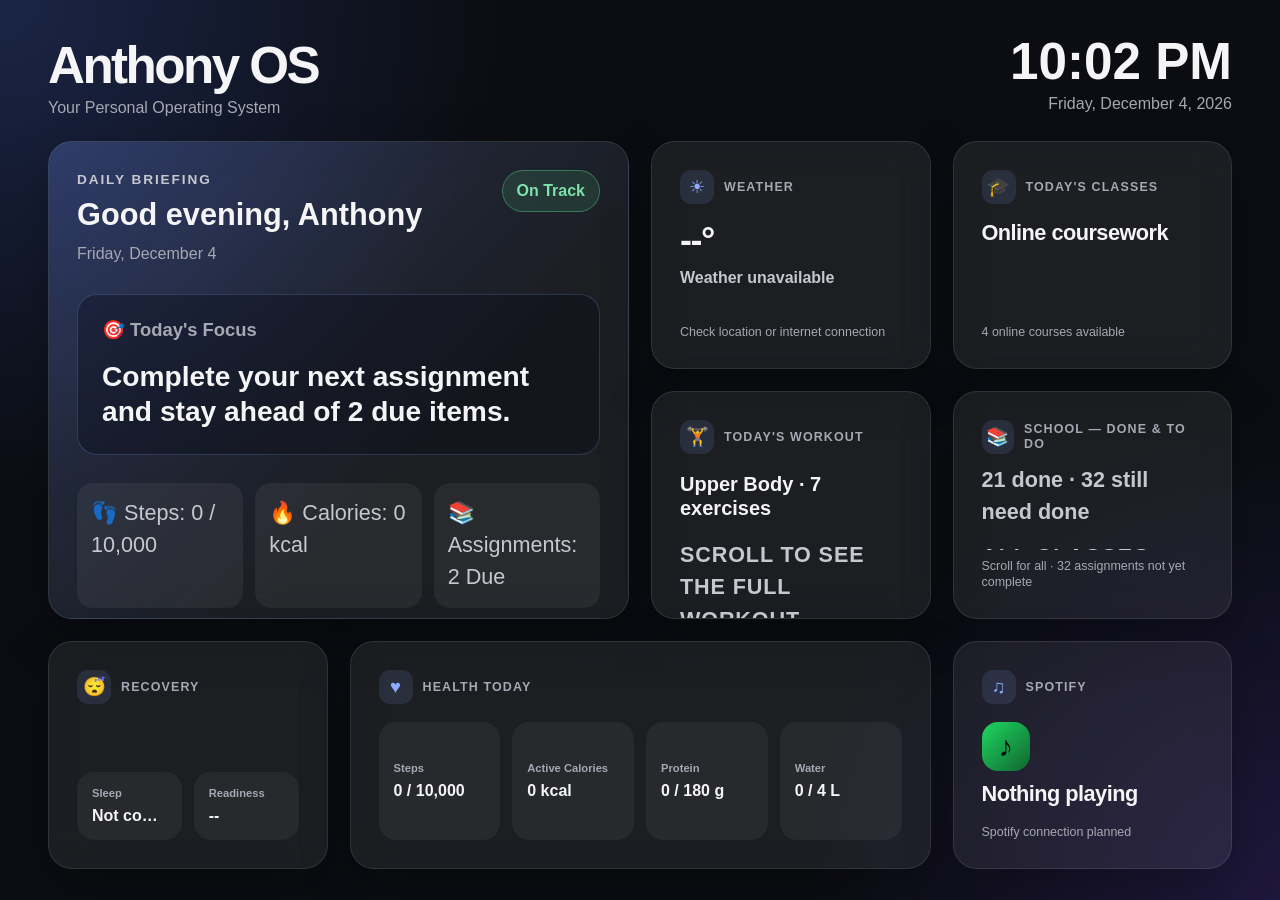
<file: dashboard/web/index.html>
<!DOCTYPE html>
<html lang="en">

<head>
    <!-- Character Encoding -->
    <meta charset="UTF-8">

    <!-- Mobile Responsive -->
    <meta name="viewport" content="width=device-width, initial-scale=1.0">

    <!-- Browser Tab Title -->
    <title>Anthony OS</title>

    <!-- CSS -->
    <link rel="stylesheet" href="style.css">

    <!-- JavaScript -->
    <script src="../../scripts/progression.js" defer></script>
    <script src="../../scripts/workout-storage.js" defer></script>
    <script src="../../scripts/anthony-core.js" defer></script>
    <script src="script.js" defer></script>
</head>

<body>

    <!-- ========================= -->
    <!-- HEADER -->
    <!-- ========================= -->

    <header class="header">

        <div class="title-section">
            <h1>Anthony OS</h1>
            <p class="subtitle">Your Personal Operating System</p>
        </div>

        <div id="clock-container">
            <h2 id="clock">--:--</h2>
            <p id="date">Loading...</p>
        </div>

    </header>

    <!-- ========================= -->
    <!-- DASHBOARD -->
    <!-- ========================= -->

    <main id="dashboard-grid">
        <section id="command-center" class="card">

            <div class="briefing-heading">
                <div>
                    <p class="briefing-label">Daily Briefing</p>
                    <h2 id="briefing-greeting">
                        Good Afternoon, Anthony
                    </h2>

                    <p id="briefing-date">
                        Thursday • August 6
                    </p>
                </div>

                <p id="briefing-status" data-level="good">
                    On Track
                </p>
            </div>

            <div class="briefing-focus">
                <h3>🎯 Today's Focus</h3>

                <p id="briefing-focus">
                    Complete today's workout.
                </p>
            </div>

            <div class="briefing-quick-look">
                <p id="briefing-steps">
                    👣 Steps: 0 / 10,000
                </p>

                <p id="briefing-calories">
                    🔥 Calories: 0 kcal
                </p>

                <p id="briefing-assignments">
                    📚 Assignments: 0 Due
                </p>
            </div>

        </section>
        <section class="card dashboard-card" id="weather-card">
            <div class="card-heading">
                <span id="weather-icon" class="card-icon">☀</span>
                <p class="card-kicker">Weather</p>
            </div>
            <p id="weather-temperature" class="card-value">--°</p>
            <p id="weather-condition" class="weather-condition">Loading weather...</p>
            <p id="weather-location" class="card-detail">Conway, SC</p>
        </section>

        <section class="card dashboard-card" id="classes-card">
            <div class="card-heading">
                <span class="card-icon">🎓</span>
                <p class="card-kicker">Today's Classes</p>
            </div>
            <p id="classes-summary" class="card-value card-value-small">No classes loaded</p>
            <p id="classes-detail" class="card-detail">Loading class schedule...</p>
        </section>

        <section class="card dashboard-card" id="workout-card">
            <div class="card-heading">
                <span class="card-icon">🏋</span>
                <p class="card-kicker">Today's Workout</p>
            </div>
            <p id="workout-name">Loading workout...</p>
            <div id="workout-goals"></div>
            <p class="card-scroll-hint">Scroll to see the full workout</p>
        </section>

        <section class="card dashboard-card" id="homework-card">
            <div class="card-heading">
                <span class="card-icon">📚</span>
                <p class="card-kicker">School — Done &amp; To Do</p>
            </div>
            <p id="homework-summary" class="homework-summary">Loading assignments...</p>
            <div id="homework-list" class="homework-list" aria-live="polite"></div>
            <p id="homework-detail" class="card-detail">Checking due dates...</p>
        </section>

        <section class="card dashboard-card" id="recovery-card">
            <div class="card-heading">
                <span class="card-icon">😴</span>
                <p class="card-kicker">Recovery</p>
            </div>
            <div class="recovery-values">
                <div>
                    <span class="metric-label">Sleep</span>
                    <strong id="sleep-value">Not connected</strong>
                </div>
                <div>
                    <span class="metric-label">Readiness</span>
                    <strong id="recovery-value">--</strong>
                </div>
            </div>
        </section>

        <section class="card dashboard-card" id="health-card">
            <div class="card-heading">
                <span class="card-icon">♥</span>
                <p class="card-kicker">Health Today</p>
            </div>
            <div class="health-grid">
                <div class="health-metric">
                    <span class="metric-label">Steps</span>
                    <strong id="steps-value">0 / 10,000</strong>
                </div>
                <div class="health-metric">
                    <span class="metric-label">Active Calories</span>
                    <strong id="calories-value">0 kcal</strong>
                </div>
                <div class="health-metric">
                    <span class="metric-label">Protein</span>
                    <strong id="protein-value">0 / 180 g</strong>
                </div>
                <div class="health-metric">
                    <span class="metric-label">Water</span>
                    <strong id="water-value">0 / 4 L</strong>
                </div>
            </div>
        </section>

        <section class="card dashboard-card" id="spotify-card">
            <div class="card-heading">
                <span class="card-icon">♫</span>
                <p class="card-kicker">Spotify</p>
            </div>
            <div class="album-placeholder">♪</div>
            <p class="card-value card-value-small">Nothing playing</p>
            <p class="card-detail">Spotify connection planned</p>
        </section>

    </main>

</body>

</html>
</file>
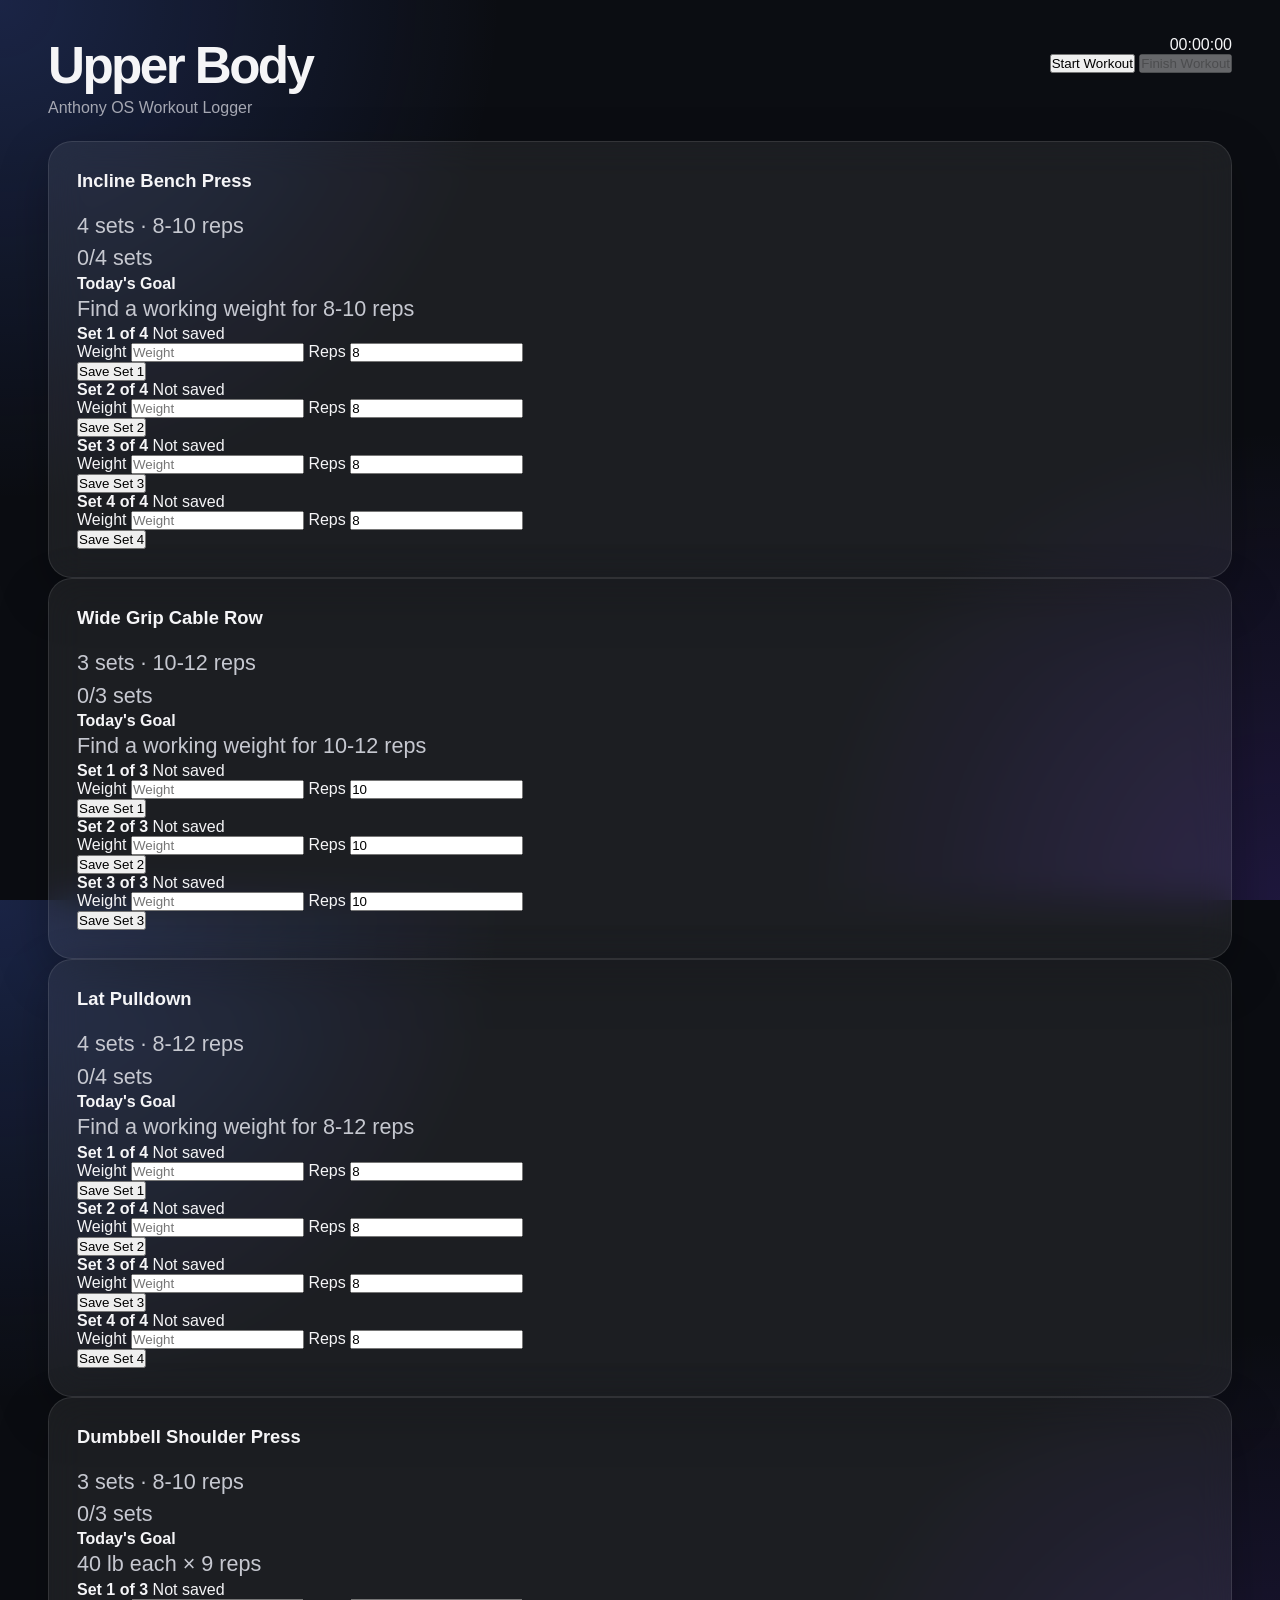
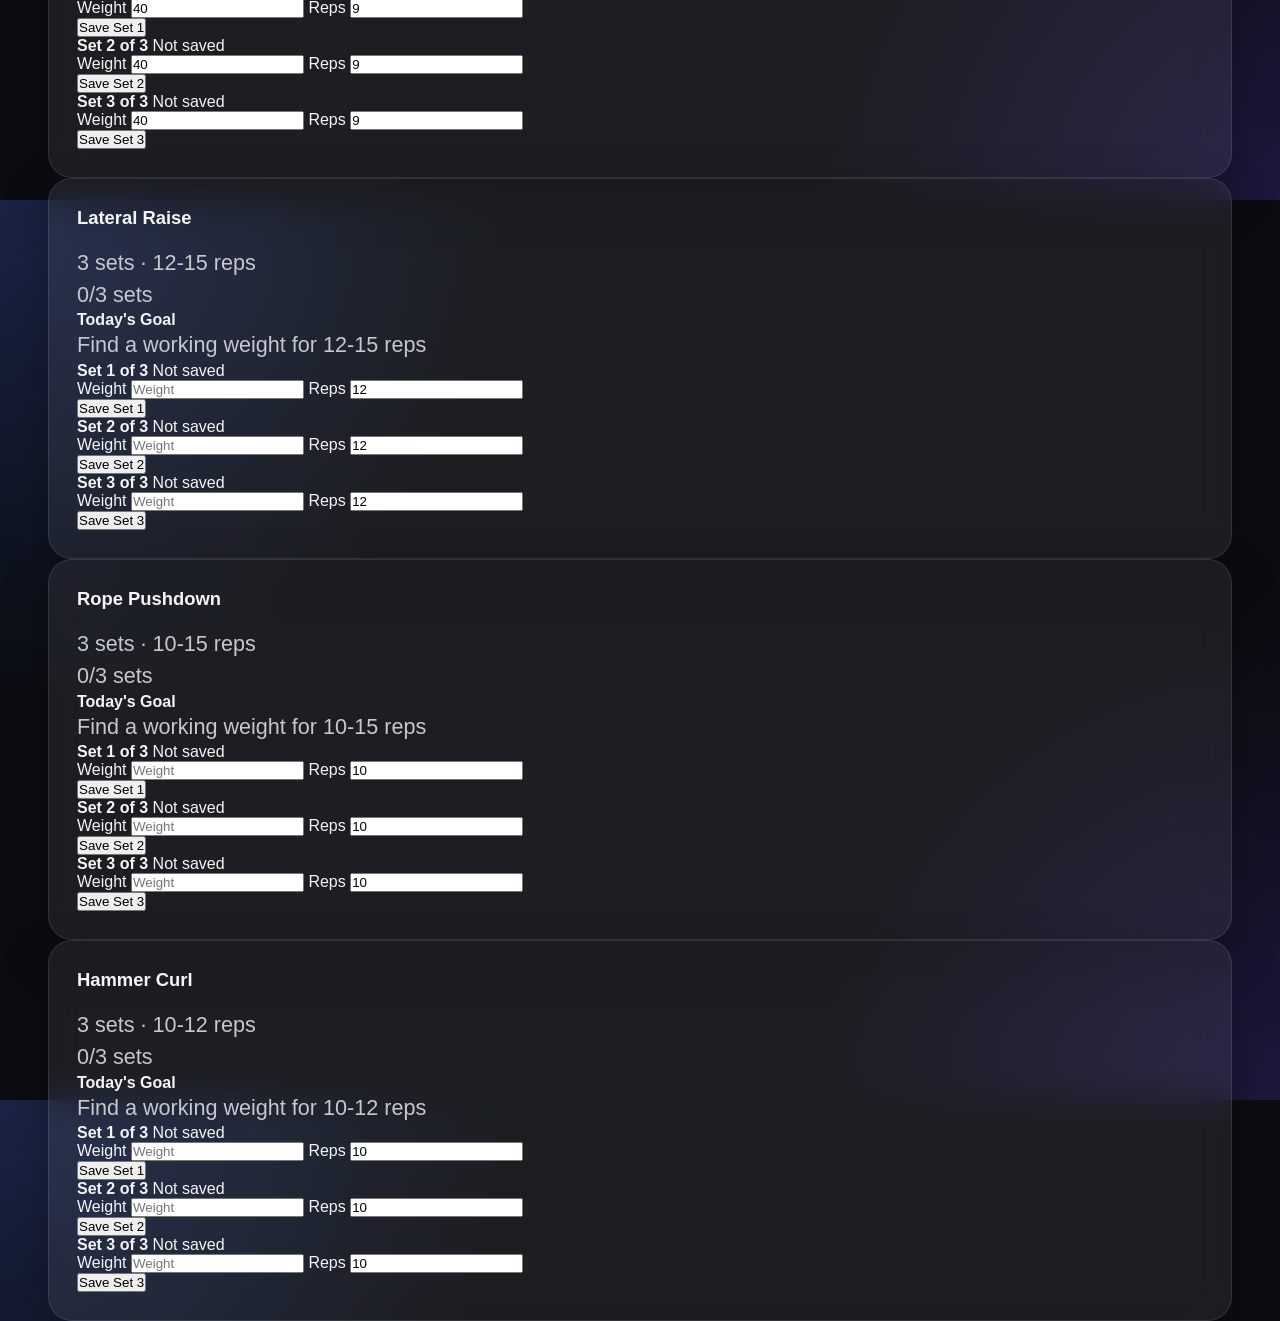
<file: dashboard/web/workout.html>
<!DOCTYPE html>
<html lang="en">

<head>
    <meta charset="UTF-8">
    <meta name="viewport" content="width=device-width, initial-scale=1.0">

    <title>Workout | Anthony OS</title>

    <link rel="stylesheet" href="style.css">
    <script src="../../scripts/progression.js" defer></script>
    <script src="../../scripts/workout-storage.js" defer></script>
    <script src="workout.js" defer></script>
</head>

<body>

    <header class="header">

        <div class="title-section">
            <h1 id="workout-title">
                Workout
            </h1>

            <p class="subtitle">
                Anthony OS Workout Logger
            </p>
        </div>

        <div id="clock-container">

            <div id="timer">
                00:00:00
            </div>

            <div class="workout-controls">
                <button id="start-workout">
                    Start Workout
                </button>

                <button id="finish-workout" disabled>
                    Finish Workout
                </button>
            </div>

        </div>

    </header>

    <main id="exercise-list">

    </main>

    <section id="workout-summary" class="card" hidden>
        <h2>Workout Complete ✅</h2>

        <p id="summary-workout-name">
            Workout
        </p>

        <div class="summary-grid">

            <div>
                <strong>Duration</strong>
                <p id="summary-duration">
                    00:00:00
                </p>
            </div>

            <div>
                <strong>Exercises</strong>
                <p id="summary-exercises">
                    0
                </p>
            </div>

            <div>
                <strong>Sets Completed</strong>
                <p id="summary-sets">
                    0
                </p>
            </div>

            <div>
                <strong>Total Volume</strong>
                <p id="summary-volume">
                    0 lb
                </p>
            </div>

            <div>
                <strong>Calories</strong>
                <p>
                    Coming Soon
                </p>
            </div>

            <div>
                <strong>Heart Rate</strong>
                <p>
                    Coming Soon
                </p>
            </div>

        </div>

        <button id="save-workout">
            Save Workout
        </button>
    </section>

</body>

</html>
</file>
<file: dashboard/web/style.css>
:root {
    --text: #f5f5f7;
    --muted: #a6a8b3;
    --body-text: #c6c8d0;

    --background: #0b0d12;
    --card: rgba(255, 255, 255, 0.07);
    --card-hover: rgba(255, 255, 255, 0.1);

    --stroke: rgba(255, 255, 255, 0.1);
    --stroke-hover: rgba(255, 255, 255, 0.18);
    --blue: #8eacff;
    --green: #7ee2aa;
}

* {
    box-sizing: border-box;
    margin: 0;
    padding: 0;
}

body {
    height: 100vh;
    min-height: 100vh;
    padding: 36px 48px;
    overflow: hidden;
    font-family: -apple-system, BlinkMacSystemFont, "Segoe UI", sans-serif;
    color: var(--text);

    background:
        radial-gradient(
            circle at top left,
            rgba(80, 120, 255, 0.22),
            transparent 32%
        ),
        radial-gradient(
            circle at bottom right,
            rgba(120, 70, 255, 0.18),
            transparent 30%
        ),
        var(--background);
}

.header {
    display: flex;
    justify-content: space-between;
    align-items: flex-start;
    gap: 24px;
    margin-bottom: 24px;
}

.title-section h1 {
    font-size: clamp(2.2rem, 4vw, 4rem);
    letter-spacing: -0.05em;
}

.subtitle {
    margin-top: 4px;
    color: var(--muted);
    font-size: 1rem;
}

#clock-container {
    text-align: right;
}

#clock {
    font-size: clamp(2rem, 4vw, 3.5rem);
    line-height: 1;
    font-variant-numeric: tabular-nums;
}

#date {
    margin-top: 8px;
    color: var(--muted);
}

#dashboard-grid {
    display: grid;
    grid-template-columns: repeat(4, minmax(0, 1fr));
    grid-template-rows: repeat(3, minmax(190px, 1fr));
    gap: 22px;
    height: calc(100vh - 172px);
}

#command-center {
    grid-column: span 2;
    grid-row: span 2;
    display: flex;
    flex-direction: column;
    justify-content: space-between;
    gap: 28px;
    background:
        linear-gradient(135deg, rgba(80, 120, 255, 0.2), transparent 65%),
        var(--card);
}

.briefing-heading {
    display: flex;
    align-items: flex-start;
    justify-content: space-between;
    gap: 24px;
}

.briefing-label {
    margin-bottom: 8px;
    color: var(--blue);
    font-size: 0.85rem !important;
    font-weight: 700;
    letter-spacing: 0.14em;
    text-transform: uppercase;
}

#briefing-greeting {
    font-size: clamp(1.8rem, 2.4vw, 3rem);
    line-height: 1.1;
}

#briefing-date {
    margin-top: 10px;
    color: var(--muted);
    font-size: clamp(1rem, 1.1vw, 1.25rem);
}

#briefing-status {
    flex: 0 0 auto;
    padding: 8px 14px;
    border: 1px solid rgba(80, 220, 140, 0.4);
    border-radius: 999px;
    background: rgba(80, 220, 140, 0.12);
    color: #7ee2aa;
    font-size: 1rem;
    font-weight: 700;
}

#briefing-status[data-level="warning"] {
    border-color: rgba(255, 190, 80, 0.45);
    background: rgba(255, 190, 80, 0.12);
    color: #ffd080;
}

#briefing-status[data-level="urgent"] {
    border-color: rgba(255, 90, 110, 0.45);
    background: rgba(255, 90, 110, 0.12);
    color: #ff98a6;
}

.briefing-focus {
    padding: 24px;
    border: 1px solid rgba(142, 172, 255, 0.22);
    border-radius: 20px;
    background: rgba(8, 12, 24, 0.38);
}

.briefing-focus h3 {
    margin-bottom: 12px;
    color: var(--muted);
}

#briefing-focus {
    color: var(--text);
    font-size: clamp(1.7rem, 2.2vw, 2.65rem);
    font-weight: 700;
    line-height: 1.25;
}

.briefing-quick-look {
    display: grid;
    grid-template-columns: repeat(3, minmax(0, 1fr));
    gap: 12px;
}

.briefing-quick-look p {
    padding: 14px;
    border-radius: 16px;
    background: rgba(255, 255, 255, 0.055);
    font-size: clamp(0.9rem, 1vw, 1.1rem);
    line-height: 1.35;
}

.dashboard-card {
    display: flex;
    flex-direction: column;
    min-height: 0;
    overflow: hidden;
}

.card-heading {
    display: flex;
    align-items: center;
    gap: 10px;
    margin-bottom: 18px;
}

.card-icon {
    display: grid;
    width: 34px;
    height: 34px;
    place-items: center;
    border-radius: 11px;
    background: rgba(142, 172, 255, 0.12);
    color: var(--blue);
    font-size: 1.15rem;
}

.card-kicker {
    color: var(--muted) !important;
    font-size: clamp(0.78rem, 0.85vw, 0.95rem) !important;
    font-weight: 700;
    letter-spacing: 0.09em;
    line-height: 1.2 !important;
    text-transform: uppercase;
}

.card-value {
    color: var(--text) !important;
    font-size: clamp(2.1rem, 2.8vw, 3.4rem) !important;
    font-weight: 750;
    letter-spacing: -0.04em;
    line-height: 1.05 !important;
}

.card-value-small {
    font-size: clamp(1.35rem, 1.7vw, 2rem) !important;
    letter-spacing: -0.025em;
}

.card-detail {
    margin-top: auto;
    padding-top: 14px;
    color: var(--muted) !important;
    font-size: clamp(0.78rem, 0.85vw, 0.95rem) !important;
    line-height: 1.3 !important;
}

#homework-card .card-heading {
    margin-bottom: 10px;
}

.homework-summary {
    color: var(--text);
    font-size: clamp(0.95rem, 1.05vw, 1.2rem);
    font-weight: 750;
}

.homework-list {
    display: grid;
    align-content: start;
    flex: 1;
    gap: 6px;
    min-height: 0;
    margin-top: 9px;
    padding-right: 4px;
    overflow-y: auto;
    overscroll-behavior: contain;
    scrollbar-color: rgba(142, 172, 255, 0.55) transparent;
    scrollbar-width: thin;
}

.assignment-section-title {
    margin-top: 3px;
    color: var(--blue);
    font-size: clamp(0.62rem, 0.68vw, 0.75rem);
    font-weight: 800;
    letter-spacing: 0.08em;
    text-transform: uppercase;
}

.assignment-row {
    display: flex;
    align-items: center;
    justify-content: space-between;
    gap: 7px;
    padding: 7px 8px;
    border-radius: 10px;
    background: rgba(255, 255, 255, 0.05);
}

.course-progress-row {
    display: flex;
    align-items: center;
    justify-content: space-between;
    gap: 8px;
    padding: 6px 8px;
    border-left: 3px solid rgba(142, 172, 255, 0.7);
    border-radius: 8px;
    background: rgba(142, 172, 255, 0.08);
    color: var(--body-text);
    font-size: clamp(0.62rem, 0.67vw, 0.75rem);
}

.course-progress-row span {
    color: var(--muted);
    white-space: nowrap;
}

.course-progress-row b {
    color: var(--green);
}

.assignment-copy {
    display: grid;
    gap: 2px;
    min-width: 0;
}

.assignment-copy strong,
.assignment-copy span {
    overflow: hidden;
    text-overflow: ellipsis;
    white-space: nowrap;
}

.assignment-copy strong {
    color: var(--body-text);
    font-size: clamp(0.64rem, 0.68vw, 0.76rem);
}

.assignment-copy span {
    color: var(--muted);
    font-size: clamp(0.58rem, 0.62vw, 0.7rem);
}

.assignment-status {
    flex: 0 0 auto;
    padding: 4px 6px;
    border-radius: 999px;
    font-size: clamp(0.56rem, 0.6vw, 0.68rem);
    font-weight: 800;
    white-space: nowrap;
}

.assignment-status.is-open {
    background: rgba(255, 190, 80, 0.14);
    color: #ffd080;
}

.assignment-status.is-complete {
    background: rgba(80, 220, 140, 0.14);
    color: var(--green);
}

.homework-empty {
    color: var(--muted);
    font-size: 0.85rem;
}

#homework-card .card-detail {
    flex: 0 0 auto;
    padding-top: 8px;
}

.weather-condition {
    margin-top: 8px;
    color: var(--body-text) !important;
    font-size: clamp(1rem, 1.1vw, 1.3rem) !important;
    font-weight: 600;
    line-height: 1.25 !important;
}

#workout-name {
    color: var(--text);
    font-size: clamp(1.25rem, 1.45vw, 1.75rem);
    font-weight: 750;
    line-height: 1.2;
}

#workout-goals {
    display: grid;
    align-content: start;
    flex: 1;
    gap: 7px;
    min-height: 0;
    margin-top: 12px;
    padding-right: 4px;
    overflow-y: auto;
    overscroll-behavior: contain;
    scrollbar-color: rgba(142, 172, 255, 0.55) transparent;
    scrollbar-width: thin;
}

.card-scroll-hint {
    flex: 0 0 auto;
    padding-top: 7px;
    color: var(--blue);
    font-size: clamp(0.58rem, 0.62vw, 0.7rem);
    font-weight: 700;
    letter-spacing: 0.04em;
    text-transform: uppercase;
}

.workout-goal {
    display: grid;
    gap: 2px;
    padding-top: 7px;
    border-top: 1px solid var(--stroke);
    color: var(--muted);
    font-size: clamp(0.7rem, 0.72vw, 0.82rem);
}

.workout-goal strong {
    overflow: hidden;
    color: var(--body-text);
    font-weight: 650;
    text-overflow: ellipsis;
    white-space: nowrap;
}

.recovery-values {
    display: grid;
    grid-template-columns: repeat(2, minmax(0, 1fr));
    gap: 12px;
    margin-top: auto;
}

.recovery-values div,
.health-metric {
    display: grid;
    align-content: center;
    gap: 8px;
    min-width: 0;
    padding: 15px;
    border-radius: 17px;
    background: rgba(255, 255, 255, 0.05);
}

.metric-label {
    overflow: hidden;
    color: var(--muted);
    font-size: clamp(0.7rem, 0.75vw, 0.85rem);
    font-weight: 650;
    text-overflow: ellipsis;
    white-space: nowrap;
}

.recovery-values strong,
.health-metric strong {
    overflow: hidden;
    color: var(--text);
    font-size: clamp(1rem, 1.25vw, 1.5rem);
    font-variant-numeric: tabular-nums;
    text-overflow: ellipsis;
    white-space: nowrap;
}

#health-card {
    grid-column: span 2;
}

.health-grid {
    display: grid;
    grid-template-columns: repeat(4, minmax(0, 1fr));
    gap: 12px;
    flex: 1;
}

.album-placeholder {
    display: grid;
    width: clamp(46px, 3.8vw, 64px);
    aspect-ratio: 1;
    margin-bottom: 12px;
    place-items: center;
    border-radius: 16px;
    background: linear-gradient(135deg, #1ed760, #116530);
    color: #07140b;
    font-size: 1.8rem;
    font-weight: 800;
}

.card {
    min-width: 0;
    padding: 28px;

    border: 1px solid var(--stroke);
    border-radius: 24px;

    background: var(--card);

    box-shadow: 0 18px 50px rgba(0, 0, 0, 0.25);

    backdrop-filter: blur(18px);
    -webkit-backdrop-filter: blur(18px);

    transition:
        transform 0.2s ease,
        background 0.2s ease,
        border-color 0.2s ease;
}

.card:hover {
    transform: translateY(-4px);
    background: var(--card-hover);
    border-color: var(--stroke-hover);
}

.card h3 {
    margin-bottom: 18px;
    font-size: clamp(1.15rem, 1.25vw, 1.5rem);
    font-weight: 600;
}

.card p {
    color: var(--body-text);
    font-size: clamp(1.35rem, 1.5vw, 1.8rem);
    line-height: 1.5;
}

@media (max-width: 1100px) {
    body {
        height: auto;
        padding: 28px;
        overflow: auto;
    }

    #dashboard-grid {
        grid-template-columns: repeat(2, minmax(0, 1fr));
        grid-template-rows: none;
        height: auto;
        min-height: auto;
    }

    #command-center {
        grid-row: auto;
    }

    .briefing-quick-look {
        grid-template-columns: 1fr;
    }

    #health-card {
        grid-column: span 2;
    }

    .health-grid {
        grid-template-columns: repeat(2, minmax(0, 1fr));
    }
}

.workout-section-heading {
    margin: 32px 0 4px;
    font-size: 1.5rem;
    font-weight: 700;
}

.activity-options {
    display: flex;
    flex-direction: column;
    gap: 12px;
}

.activity-option {
    display: flex;
    align-items: center;
    justify-content: space-between;
    gap: 16px;

    padding: 14px 18px;

    border: 1px solid var(--stroke);
    border-radius: 16px;
}

.activity-option p {
    font-size: 1rem;
    color: var(--body-text);
}

.activity-option.set-complete,
.set-row.set-complete {
    border-color: rgba(80, 220, 140, 0.55);
    background: rgba(80, 220, 140, 0.08);
}

@media (max-width: 800px) {
    body {
        padding: 20px;
    }

    .activity-option {
        flex-direction: column;
        align-items: flex-start;
    }

    .header {
        flex-direction: column;
    }

    #clock-container {
        text-align: left;
    }

    #dashboard-grid {
        grid-template-columns: 1fr;
    }

    #command-center {
        grid-column: auto;
    }

    #health-card {
        grid-column: auto;
    }

    .briefing-heading {
        flex-direction: column;
    }
}

@media (prefers-reduced-motion: reduce) {
    * {
        transition: none !important;
    }
}
</file>
